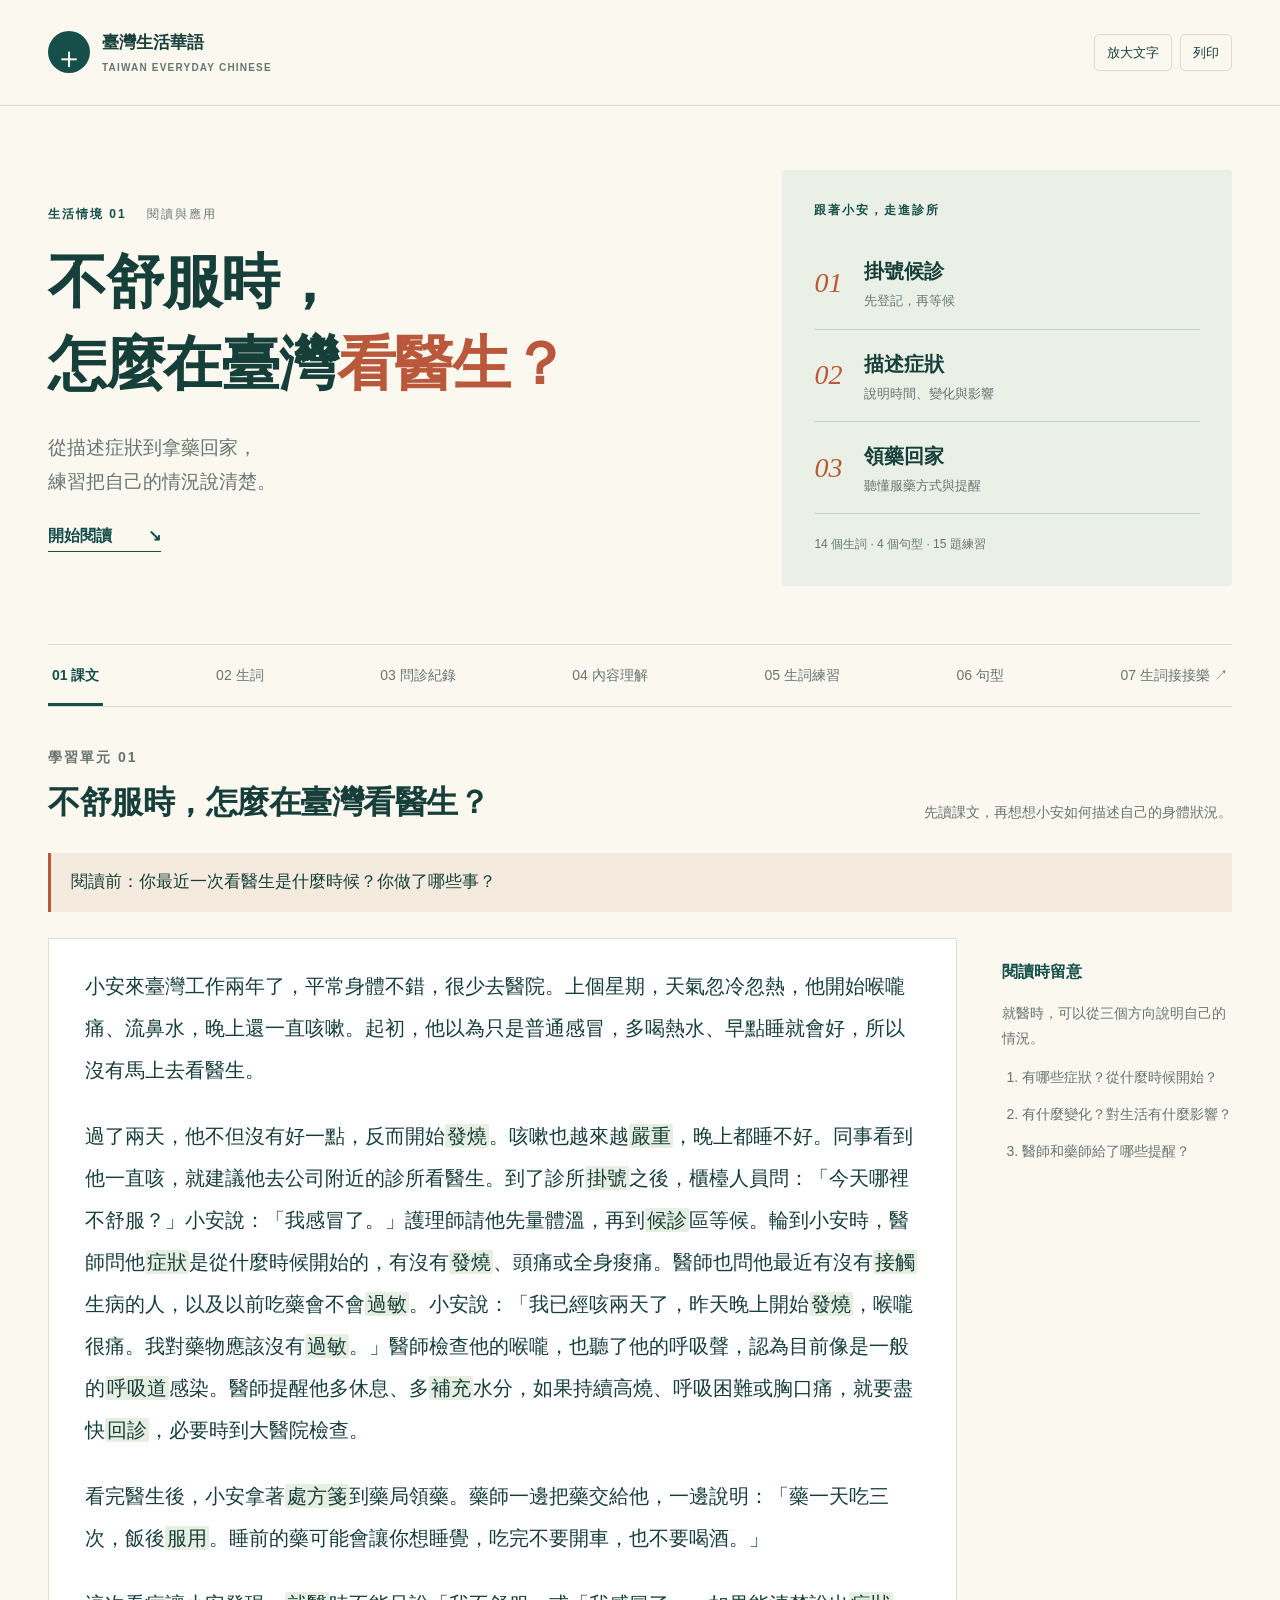
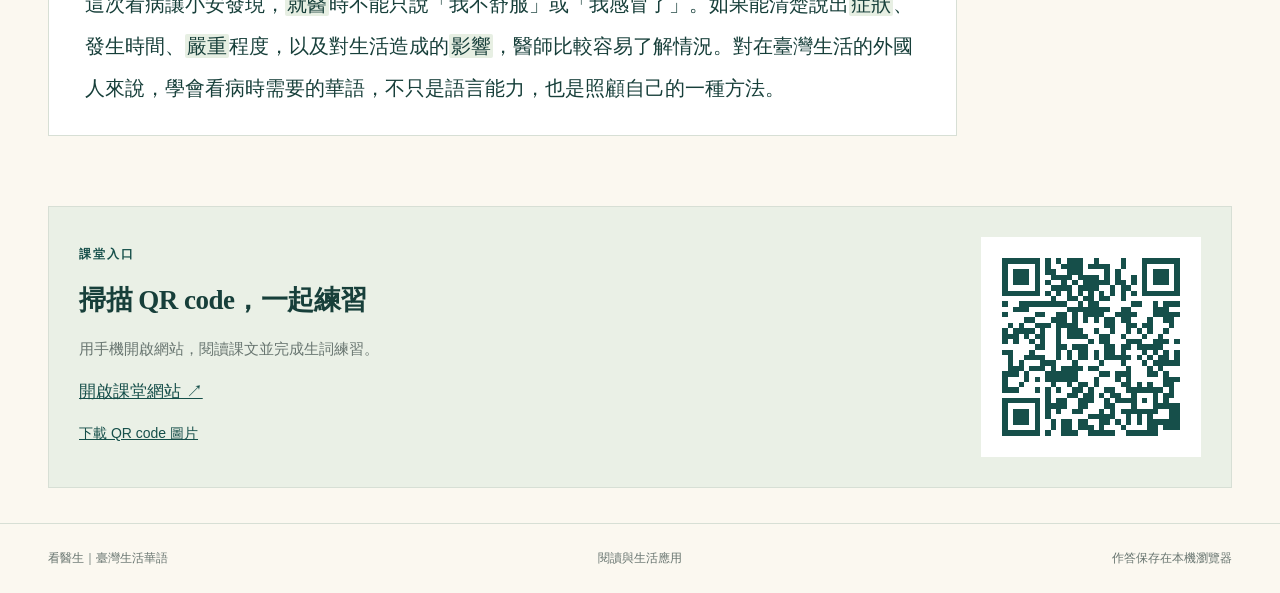
<file: index.html>
<!doctype html>
<html lang="zh-Hant"><head><meta charset="utf-8"><meta name="viewport" content="width=device-width,initial-scale=1"><meta name="description" content="在臺灣看醫生：華語閱讀、生詞拼音、問診紀錄與拖曳填空練習。"><meta name="theme-color" content="#164f4a"><title>看醫生｜臺灣生活華語</title><link rel="icon" href="favicon.svg" type="image/svg+xml"><link rel="stylesheet" href="styles.css?v=6"><script defer src="app.js?v=5"></script></head>
<body><a class="skip" href="#content">跳到學習內容</a><header><a class="brand" href="#reading"><span class="brand-symbol" aria-hidden="true">＋</span><span>臺灣生活華語<small>TAIWAN EVERYDAY CHINESE</small></span></a><div class="header-tools"><button id="large-text" aria-pressed="false">放大文字</button><button id="print">列印</button></div></header>
<main><section class="hero"><div><p class="eyebrow">生活情境 01 <span>閱讀與應用</span></p><h1>不舒服時，<br>怎麼在臺灣<span>看醫生？</span></h1><p class="hero-copy">從描述症狀到拿藥回家，<br>練習把自己的情況說清楚。</p><a class="start-link" href="#reading">開始閱讀 <span aria-hidden="true">↘</span></a></div><aside class="journey"><p class="eyebrow">跟著小安，走進診所</p><ol><li><b>01</b><span>掛號候診<small>先登記，再等候</small></span></li><li><b>02</b><span>描述症狀<small>說明時間、變化與影響</small></span></li><li><b>03</b><span>領藥回家<small>聽懂服藥方式與提醒</small></span></li></ol><p>14 個生詞 · 4 個句型 · 15 題練習</p></aside></section>
<nav id="navigation" aria-label="學習單元"><a href="#reading">01 課文</a><a href="#vocabulary">02 生詞</a><a href="#record">03 問診紀錄</a><a href="#comprehension">04 內容理解</a><a href="#practice">05 生詞練習</a><a href="#grammar">06 句型</a><a href="games/catch/">07 生詞接接樂 ↗</a></nav>
<div id="content"><p id="loading" role="status">正在載入學習內容……</p><p id="error" role="alert" hidden>無法載入教材，請重新整理頁面。</p></div>
<section class="class-access"><div><p class="eyebrow">課堂入口</p><h2>掃描 QR code，一起練習</h2><p>用手機開啟網站，閱讀課文並完成生詞練習。</p><a href="https://ij-teacher.github.io/medical-chinese-taiwan-site/">開啟課堂網站 ↗</a><br><a class="qr-download" href="class-qr.png" download="看醫生-課堂QR.png">下載 QR code 圖片</a></div><img src="class-qr.svg" width="220" height="220" alt="掃描開啟看醫生華語學習網站"></section></main>
<footer><span>看醫生｜臺灣生活華語</span><span>閱讀與生活應用</span><span>作答保存在本機瀏覽器</span></footer></body></html>
</file>
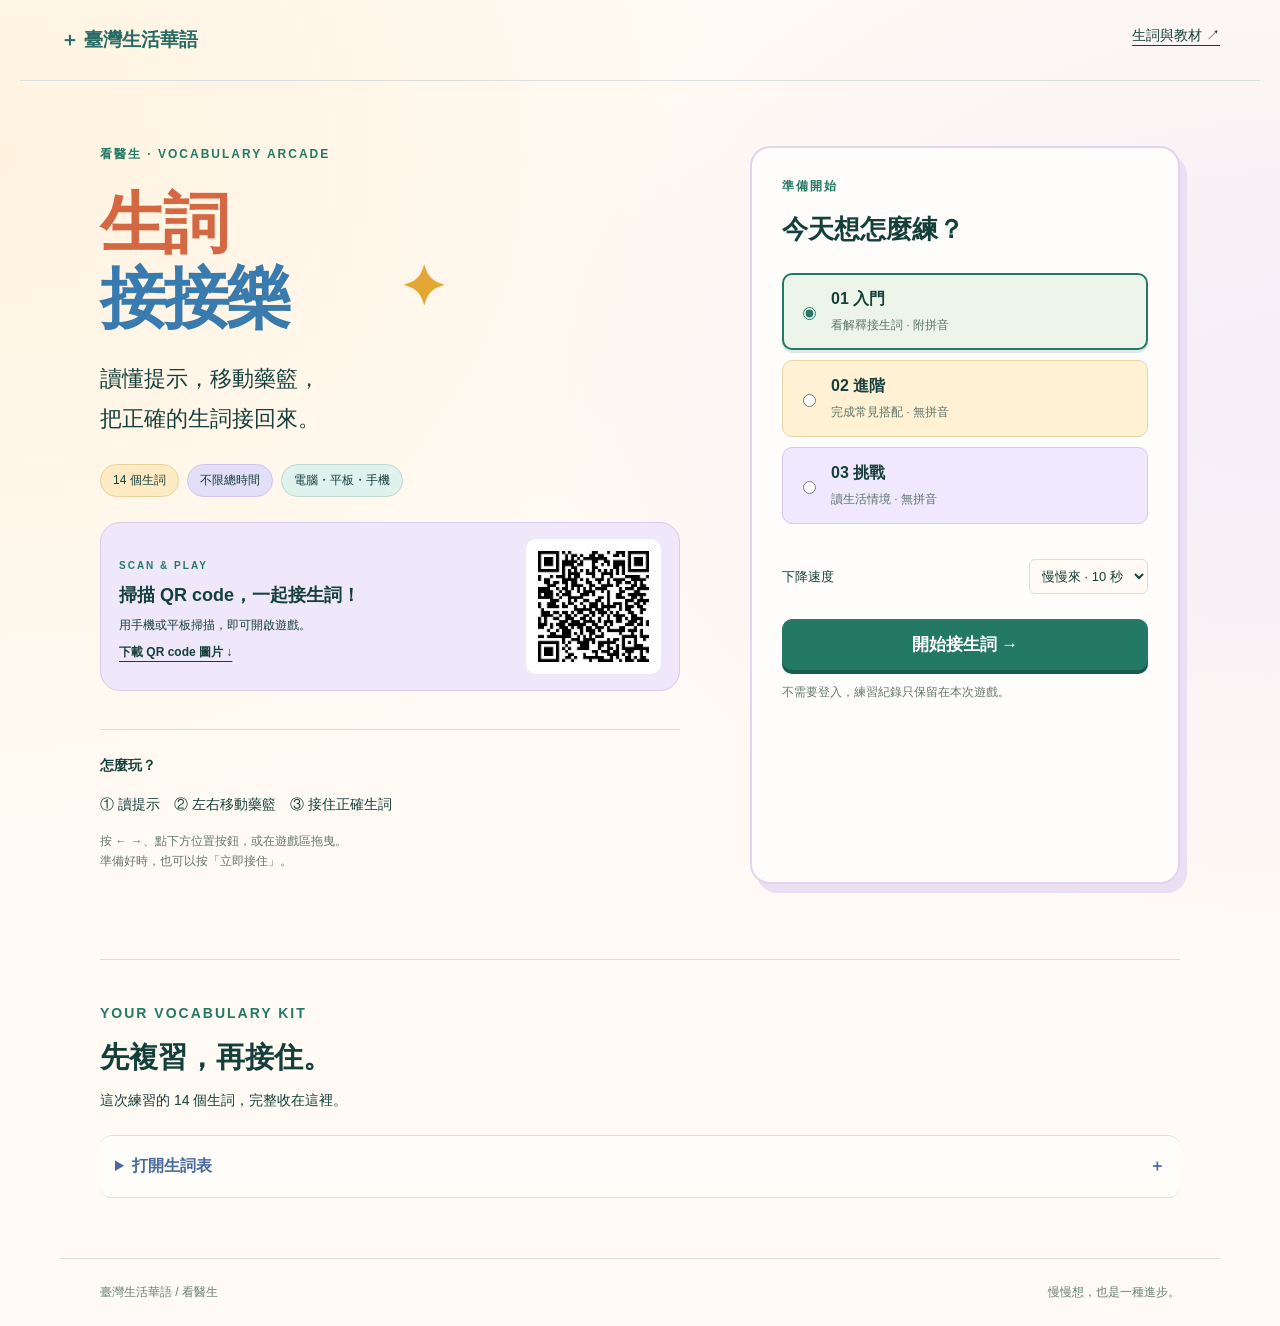
<file: games/catch/index.html>
<!doctype html>
<html lang="zh-Hant">
<head><meta charset="utf-8"><meta name="viewport" content="width=device-width,initial-scale=1"><meta name="theme-color" content="#164f4a"><title>生詞接接樂｜臺灣生活華語</title><link rel="icon" href="../../favicon.svg"><link rel="stylesheet" href="style.css?v=4"><script src="game.js?v=3" defer></script></head>
<body>
<header><a class="brand" href="../../">＋ 臺灣生活華語</a><a href="#materials">生詞與教材 ↗</a></header>
<main>
<section id="setup" class="welcome">
<div class="intro"><p class="eyebrow">看醫生 · VOCABULARY ARCADE</p><h1>生詞<span>接接樂</span><i aria-hidden="true">✦</i></h1><p class="lead">讀懂提示，移動藥籃，<br>把正確的生詞接回來。</p><div class="tags"><span>14 個生詞</span><span>不限總時間</span><span>電腦・平板・手機</span></div><section class="game-qr" aria-labelledby="qr-title"><div><p class="eyebrow">SCAN &amp; PLAY</p><h2 id="qr-title">掃描 QR code，一起接生詞！</h2><p>用手機或平板掃描，即可開啟遊戲。</p><a href="resources/game-qr.png" download="生詞接接樂-QR.png">下載 QR code 圖片 ↓</a></div><img src="resources/game-qr.png" width="200" height="200" alt="掃描開啟生詞接接樂遊戲"></section><div class="how"><b>怎麼玩？</b><p>① 讀提示　② 左右移動藥籃　③ 接住正確生詞</p><p class="muted">按 ← →、點下方位置按鈕，或在遊戲區拖曳。<br>準備好時，也可以按「立即接住」。</p></div></div>
<div class="setup-card"><p class="eyebrow">準備開始</p><h2>今天想怎麼練？</h2><fieldset id="modes"><legend>選擇難度</legend><label><input type="radio" name="mode" value="meaning" checked><span><b>01 入門</b><small>看解釋接生詞 · 附拼音</small></span></label><label><input type="radio" name="mode" value="phrase"><span><b>02 進階</b><small>完成常見搭配 · 無拼音</small></span></label><label><input type="radio" name="mode" value="scene"><span><b>03 挑戰</b><small>讀生活情境 · 無拼音</small></span></label></fieldset><label class="speed">下降速度 <select id="speed"><option value="10">慢慢來 · 10 秒</option><option value="6">標準 · 6 秒</option></select></label><button id="start" class="primary" disabled>載入生詞中…</button><p id="load-status" class="muted" role="status">不需要登入，練習紀錄只保留在本次遊戲。</p></div>
</section>
<section id="play" hidden>
<div class="game-top"><a href="#" id="home">← 重新選擇</a><span id="mode-label"></span><button id="pause" class="small">暫停 ⏸</button></div>
<div class="stats"><span>進度 <b id="progress">1 / 14</b></span><span>答對 <b id="correct">0</b></span><span>分數 <b id="score">0</b></span></div>
<div class="prompt"><p id="prompt-kind" class="eyebrow"></p><h2 id="question"></h2><span id="retry-tag" hidden>再練習一次</span></div>
<div id="arena" aria-label="生詞掉落區，拖曳移動藥籃"><div class="lane-guide" aria-hidden="true"><span>01</span><span>02</span><span>03</span></div><div id="cards"></div><div class="catch-line" aria-hidden="true"></div><div id="basket" aria-label="藥籃在中間"><div class="basket-handle"></div><div class="basket-body">＋<small>生詞藥籃</small></div></div><div id="pause-overlay" hidden><b>休息一下</b><span>按「繼續遊戲」再出發</span></div></div>
<div class="controls" aria-label="選擇藥籃位置"><button data-lane="0">← 左邊 <kbd>1</kbd></button><button data-lane="1" aria-pressed="true">中間 <kbd>2</kbd></button><button data-lane="2">右邊 → <kbd>3</kbd></button></div><button id="catch-now" class="primary catch-button">立即接住 ↓</button>
<p class="hint">用 ← → 或 1、2、3 移動 · 空白鍵接住 · P 暫停</p>
<div id="feedback" class="feedback" hidden aria-live="polite"><p id="feedback-title" class="eyebrow"></p><h2 id="answer-word"></h2><p id="answer-meaning"></p><p id="answer-phrase"></p><button id="next" class="primary">下一題 →</button></div>
</section>
<section id="results" class="results" hidden><p class="eyebrow">練習完成 · WELL DONE</p><h1>今天又多會了一點。</h1><div id="result-score"></div><p id="result-description"></p><h2 id="review-heading"></h2><div id="review-list"></div><div class="result-actions"><button id="review" class="primary">只練錯題</button><button id="again">再玩 14 題</button><button id="choose">選擇其他難度</button></div></section>
<section id="materials" class="materials"><div><p class="eyebrow">YOUR VOCABULARY KIT</p><h2>先複習，再接住。</h2><p>這次練習的 14 個生詞，完整收在這裡。</p></div><details><summary>打開生詞表 <span>＋</span></summary><div class="table-scroll"><table><thead><tr><th>生詞</th><th>拼音</th><th>解釋</th><th>常見搭配</th></tr></thead><tbody id="vocab-table"></tbody></table></div><p class="resource-links"><a href="resources/vocabulary.csv" download>下載生詞表 CSV</a><a href="resources/vocabulary-reference.png" target="_blank" rel="noopener">原始教材圖片 ↗</a><a href="https://github.com/ij-teacher/medical-chinese-taiwan-site/tree/main/games/catch" target="_blank" rel="noopener">GitHub 程式與教材 ↗</a></p></details></section>
</main><footer><span>臺灣生活華語 / 看醫生</span><span>慢慢想，也是一種進步。</span></footer>
</body></html>
</file>
<file: styles.css>
:root{--ink:#173f3a;--muted:#687570;--teal:#164f4a;--rust:#b9583a;--paper:#fbf8f0;--line:#d7dfd5;--tint:#eaf0e6;--nav-height:65px;--bank-height:160px}*{box-sizing:border-box}html{scroll-behavior:smooth;scroll-padding-top:calc(var(--nav-height) + 20px)}body{margin:0;background:var(--paper);color:var(--ink);font:17px/1.8 Arial,"Microsoft JhengHei",sans-serif}button,input,textarea{font:inherit}a{color:var(--teal)}button,a{touch-action:manipulation}button{cursor:pointer}button:disabled{cursor:default;opacity:.4}button:focus-visible,a:focus-visible,textarea:focus-visible{outline:3px solid var(--rust);outline-offset:4px}[hidden]{display:none!important}.skip{position:absolute;top:-100px}.skip:focus{top:10px;z-index:20;background:white;padding:10px}header,main,footer{max-width:1280px;margin:auto}header{display:flex;align-items:center;justify-content:space-between;padding:28px 48px;border-bottom:1px solid var(--line)}.brand{display:flex;align-items:center;gap:12px;color:var(--ink);text-decoration:none;font-weight:700}.brand small{display:block;font-size:10px;letter-spacing:1.2px;color:var(--muted)}.brand-symbol{display:grid;place-items:center;background:var(--teal);color:var(--paper);width:42px;height:42px;border-radius:50%;font-size:30px;font-weight:400}.header-tools{display:flex;gap:8px}.header-tools button{background:transparent;border:1px solid var(--line);padding:6px 12px;border-radius:5px;font-size:13px;color:var(--ink)}main{padding:0 48px}.hero{display:grid;grid-template-columns:1.5fr 1fr;gap:60px;padding:64px 0 58px;align-items:center}.eyebrow{font-size:12px;font-weight:700;letter-spacing:2px;color:var(--teal);margin:0 0 16px}.eyebrow span{margin-left:15px;color:var(--muted);font-weight:400}h1{font:600 clamp(36px,4.6vw,61px)/1.4 Georgia,"PMingLiU",serif;letter-spacing:-1.3px;margin:0 0 24px}h1 span{color:var(--rust)}.hero-copy{color:var(--muted);font-size:19px;margin-bottom:22px}.start-link{font-size:16px;font-weight:700;text-decoration:none;border-bottom:1px solid var(--teal);padding-bottom:7px}.start-link span{margin-left:32px}.journey{background:var(--tint);padding:30px 32px;border-radius:4px}.journey ol{list-style:none;padding:0;margin:0}.journey li{display:flex;gap:22px;align-items:center;padding:16px 0;border-bottom:1px solid #c9d5c4}.journey b{font:italic 28px Georgia;color:var(--rust)}.journey li span{font-size:20px;font-weight:600}.journey small{display:block;font-size:13px;font-weight:400;color:var(--muted)}.journey>p:last-child{font-size:12px;color:var(--muted);margin:20px 0 0}#navigation{display:flex;justify-content:space-between;gap:12px;position:sticky;top:0;z-index:6;background:var(--paper);border-block:1px solid var(--line)}#navigation a{padding:18px 4px 15px;text-decoration:none;font-size:14px;white-space:nowrap;color:var(--muted);border-bottom:3px solid transparent}#navigation a[aria-current=page]{color:var(--teal);border-bottom-color:var(--teal);font-weight:700}.lesson-section{padding:38px 0 50px;min-height:450px}.section-heading{display:flex;justify-content:space-between;gap:30px;align-items:end;margin-bottom:28px}h2{font:600 32px/1.4 Georgia,"PMingLiU",serif;letter-spacing:-.5px;margin:0}h3{font-size:20px;margin:0 0 10px}.section-heading p{max-width:350px;color:var(--muted);font-size:14px;margin:0}.section-heading .eyebrow{margin-bottom:10px}.warmup{border-left:3px solid var(--rust);padding:14px 20px;background:#f4eade;margin-bottom:26px}.reading-layout{display:grid;grid-template-columns:minmax(0,1fr) 230px;gap:45px;align-items:start}.reading-text{background:white;padding:26px 36px;border:1px solid var(--line);font-size:20px;line-height:2.1}.reading-text p{margin:0 0 24px}.reading-text p:last-child{margin:0}.reading-text mark{background:#e7efe3;color:var(--ink);padding:1px 2px;border-radius:2px}.reading-aside{padding:20px 0;font-size:14px;color:var(--muted);position:sticky;top:calc(var(--nav-height) + 24px)}.reading-aside h3{color:var(--teal);font-size:16px}.reading-aside ol{padding-left:20px}.reading-aside li{padding-bottom:12px}.vocab-grid{display:grid;grid-template-columns:repeat(3,minmax(0,1fr));border-left:1px solid var(--line);border-top:1px solid var(--line)}.word-card{min-width:0;overflow-wrap:anywhere;background:white;padding:24px;border-right:1px solid var(--line);border-bottom:1px solid var(--line)}.word-number{color:#98a99b;font-size:12px;float:right}.word-card h3{font-size:27px;margin-bottom:0}.pinyin{color:var(--rust);font-size:15px;margin:0 0 14px}.word-definition{font-size:15px;margin:0 0 12px}.collocations{font-size:20px;color:var(--teal);border-top:1px solid var(--line);padding-top:12px;margin:0}.note{color:var(--muted);font-size:13px}.question{background:white;border:1px solid var(--line);padding:22px;margin-bottom:14px}.question label{display:block;font-weight:600;font-size:18px;margin-bottom:12px}.question textarea{display:block;width:100%;min-height:90px;resize:vertical;padding:12px;color:var(--ink);background:#fcfcfa;border:1px solid #bccabe;border-radius:4px}.model{margin:14px 0 0;padding-top:12px;border-top:1px solid var(--line);font-size:15px;color:var(--teal)}.actions{display:flex;align-items:center;gap:12px;flex-wrap:wrap;margin-top:24px}.button{display:inline-block;background:var(--teal);color:white;border:1px solid var(--teal);border-radius:4px;padding:11px 18px;font-size:15px;text-decoration:none}.button:hover{background:#24655d}.secondary{color:var(--teal);background:white}.secondary:hover{color:white}.bank{position:sticky;top:var(--nav-height);z-index:5;background:#eaf0e6;border:1px solid #c6d3bf;padding:14px 16px;box-shadow:0 5px 8px #173f3a0c;margin-bottom:20px}.bank-title{display:flex;justify-content:space-between;font-size:13px;margin-bottom:9px;color:var(--muted)}.bank-words{display:flex;gap:7px;flex-wrap:wrap}.chip{background:white;color:var(--teal);border:1px solid #b9c9b2;border-radius:5px;padding:7px 12px;font-size:16px;font-weight:600;cursor:grab;min-height:44px}.chip[aria-pressed=true]{background:var(--teal);color:white;outline:2px solid var(--rust)}.chip:disabled{text-decoration:line-through}.gap-question{scroll-margin-top:calc(var(--nav-height) + var(--bank-height) + 20px)}.gap-sentence{font-size:19px;font-weight:600;line-height:2.5;margin:0}.slot{display:inline-block;min-width:135px;min-height:44px;margin:0 4px;padding:4px 10px;vertical-align:middle;border:2px dashed #8aab8a;background:#f6f9f1;color:var(--teal);font-size:16px;border-radius:4px;line-height:1.8}.slot.filled{border-style:solid;background:#e0edda;cursor:grab}.slot.drag-over{border-color:var(--rust);background:#fae9db}.feedback{margin:8px 0 0;font-size:14px}.correct{color:#256831}.incorrect{color:#aa4432}.score{font-size:17px;font-weight:700}.status-line{font-size:13px;color:var(--muted);margin-bottom:16px;min-height:24px}.grammar-grid{display:grid;grid-template-columns:1fr 1fr;gap:20px}.grammar-card{padding:26px;background:white;border:1px solid var(--line)}.grammar-card .counter{font:italic 26px Georgia;color:var(--rust)}.grammar-card h3{margin:14px 0;font-size:22px}.grammar-card p{font-size:15px}.grammar-card .example{color:var(--teal);border-left:2px solid #a8c39b;padding-left:16px;line-height:1.9}.materials{display:flex;justify-content:space-between;gap:30px;align-items:center;border-top:1px solid var(--line);padding:32px 0}.materials h2{font-size:24px}.materials p:not(.eyebrow){color:var(--muted);font-size:14px;margin-bottom:0}footer{display:flex;justify-content:space-between;gap:12px;border-top:1px solid var(--line);padding:24px 48px;font-size:12px;color:var(--muted)}body.large-text .collocations{font-size:24px}body.large-text .reading-text{font-size:25px}body.large-text .gap-sentence,body.large-text .question label{font-size:23px}body.large-text .word-definition,body.large-text .model{font-size:19px}@media(max-width:900px){.hero{gap:30px;grid-template-columns:1.3fr 1fr}.journey{padding:22px}.reading-layout{grid-template-columns:1fr}.reading-aside{position:static;background:var(--tint);padding:20px}.reading-aside ol{display:flex;gap:30px;margin-bottom:0}.reading-aside li{flex:1}#navigation{gap:4px;flex-wrap:wrap;justify-content:start}#navigation a{padding:11px 9px 9px}}@media(max-width:600px){header{padding:18px}.brand{font-size:14px}.brand small{font-size:8px}.header-tools button{font-size:12px;padding:5px 8px}.brand-symbol{width:32px;height:32px;font-size:24px}main{padding:0 18px}.hero{grid-template-columns:1fr;padding:34px 0;gap:26px}h1{font-size:39px}.hero-copy{font-size:17px}.journey{padding:22px}.journey li{padding:10px 0}.journey li span{font-size:18px}.section-heading{display:block}.section-heading>p{margin-top:15px}.section-heading h2{font-size:27px}.lesson-section{padding:28px 0 34px}#navigation a{font-size:12px;padding:10px 7px 8px}.reading-text{padding:22px;font-size:18px}.reading-aside ol{display:block}.grammar-grid{grid-template-columns:1fr}.word-card{padding:12px 10px}.word-card h3{font-size:24px}.question{padding:18px}.gap-sentence{font-size:17px}.bank{padding:10px}.chip{padding:6px 9px;font-size:14px}.bank-title{font-size:12px}.bank-words{gap:5px}.materials{display:block}.materials .button{margin-top:18px}footer{padding:20px 18px;flex-wrap:wrap}.header-tools{gap:4px}}@media print{header,.hero,#navigation,.actions,.materials,footer,.skip,.bank,.status-line{display:none!important}main{padding:0}.lesson-section{display:block!important;break-before:page;padding:20px 0;min-height:0}.lesson-section:first-child{break-before:auto}.reading-layout{display:block}.reading-aside{position:static}.reading-text{padding:0;border:0}.word-card,.question,.grammar-card{break-inside:avoid}.question textarea{min-height:65px}.slot{border:0;border-bottom:1px solid #666;background:white}.model[hidden]{display:none!important}}@media(prefers-reduced-motion:reduce){html{scroll-behavior:auto}}
.class-access{display:flex;align-items:center;justify-content:space-between;gap:30px;margin:20px 0 35px;padding:30px;background:var(--tint);border:1px solid var(--line)}.class-access h2{font-size:27px}.class-access p:not(.eyebrow){color:var(--muted);font-size:15px}.class-access img{background:white;width:220px;height:220px;max-width:100%}.qr-download{display:inline-block;margin-top:14px;font-size:14px}@media(max-width:600px){.class-access{flex-direction:column;padding:22px;text-align:center}}@media print{.class-access{display:none}}

/* Vocabulary: one term per row, matching the four-column handout. */
.vocab-table-wrap{max-width:100%;overflow-x:auto}
.vocab-table{width:100%;min-width:650px;border-collapse:collapse;background:#fff;font-size:20px;line-height:1.7}
.vocab-table caption{position:absolute;width:1px;height:1px;overflow:hidden;clip-path:inset(50%)}
.vocab-table th,.vocab-table td{border:1px solid #566a65;padding:14px 16px;text-align:left;vertical-align:middle}
.vocab-table thead th{background:#e7eef5;color:var(--teal);font-weight:700;text-align:center;white-space:nowrap}
.vocab-table tbody th{width:13%;font-weight:400;white-space:nowrap}
.vocab-table .vocab-pinyin{width:21%;font-family:Arial,"Segoe UI",sans-serif}
.vocab-table td:nth-child(3){width:35%}
.vocab-table .vocab-collocations{width:31%;font-size:20px}
.vocab-table tbody tr:nth-child(even){background:#f7f9fa}
body.large-text .vocab-table,body.large-text .vocab-collocations{font-size:24px}
@media(max-width:600px){.vocab-table th,.vocab-table td{padding:12px}}
@media print{.vocab-table-wrap{overflow:visible}.vocab-table{min-width:0;font-size:14px}.vocab-table .vocab-collocations{font-size:16px}.vocab-table th,.vocab-table td{padding:8px}.vocab-table tr{break-inside:avoid}.vocab-table thead{display:table-header-group}}
</file>
<file: games/catch/style.css>
:root{--ink:#153f3b;--green:#226d59;--paper:#fbf8ef;--mint:#e5eee5;--orange:#d9663e;--line:#cdd6c9}*{box-sizing:border-box}body{margin:0;background:var(--paper);color:var(--ink);font-family:Arial,"Microsoft JhengHei",sans-serif}button,a,input,select{touch-action:manipulation}a{color:inherit;text-underline-offset:5px}button,select{font:inherit}button{cursor:pointer;border:1px solid var(--line);background:transparent;color:var(--ink);padding:13px 20px;border-radius:10px;font-weight:700}button:hover{background:var(--mint)}button:disabled{opacity:.5;cursor:wait}button:focus-visible,a:focus-visible,summary:focus-visible{outline:3px solid var(--orange);outline-offset:4px}[hidden]{display:none!important}header{max-width:1240px;margin:auto;padding:27px 40px;display:flex;justify-content:space-between;border-bottom:1px solid var(--line);font-size:14px}.brand{font-size:19px;font-weight:700;text-decoration:none}main{max-width:1160px;margin:auto;padding:0 40px}.welcome{display:grid;grid-template-columns:1fr 430px;gap:70px;padding:65px 0 75px}.eyebrow{font-size:12px;letter-spacing:2px;font-weight:700;color:var(--green);margin:0 0 17px}h1{font-size:66px;letter-spacing:-3px;line-height:1.14;margin:23px 0}h1 span{display:block;color:var(--green)}h1 i{font-style:normal;font-size:55px;color:var(--orange);position:absolute;transform:translate(300px,-80px)}.lead{font-size:22px;line-height:1.8}.tags{display:flex;flex-wrap:wrap;gap:8px;margin:25px 0}.tags span{border:1px solid var(--line);border-radius:30px;padding:7px 12px;font-size:12px}.how{margin-top:38px;border-top:1px solid var(--line);padding-top:23px;font-size:14px;line-height:1.8}.muted{font-size:12px;color:#64776c;line-height:1.7}.setup-card{background:#fffefa;border:1px solid var(--line);border-radius:20px;padding:30px;box-shadow:7px 9px 0 #e8eada}.setup-card h2{font-size:26px;margin:15px 0 26px}fieldset{border:0;padding:0;margin:0}legend{position:absolute;width:1px;height:1px;overflow:hidden}fieldset label{display:flex;align-items:center;gap:12px;padding:15px;border:1px solid var(--line);border-radius:10px;margin-bottom:10px;cursor:pointer}fieldset label:has(input:checked){border:2px solid var(--green);background:#edf4e9;padding:14px}input{accent-color:var(--green)}fieldset b,fieldset small{display:block}fieldset small{font-size:12px;margin-top:7px;color:#5d7469}.speed{display:flex;justify-content:space-between;align-items:center;font-size:13px;margin:25px 0}select{max-width:190px;padding:8px;background:var(--paper);border:1px solid var(--line);border-radius:6px;color:var(--ink)}.primary{background:var(--green);color:white;border-color:var(--green)}.primary:hover{background:#184e40}.setup-card>.primary{width:100%;font-size:17px}#play{max-width:800px;margin:30px auto 70px;position:relative}.game-top{display:flex;align-items:center;justify-content:space-between;font-size:13px}.small{padding:9px 12px}.stats{display:flex;justify-content:space-between;margin:22px 0;background:var(--mint);padding:15px 22px;border-radius:10px;font-size:13px}.stats b{font-size:19px;margin-left:9px}.prompt{text-align:center;min-height:140px;padding:10px 15px}.prompt h2{font-size:25px;line-height:1.5;margin:0 0 12px}.prompt .eyebrow{margin-bottom:10px}#retry-tag{font-size:12px;background:#f7e1c3;padding:5px 10px;border-radius:20px}#arena{height:320px;background:#edf1e8;border:1px solid var(--line);border-radius:17px;position:relative;overflow:hidden;touch-action:none;background-image:radial-gradient(#c7d5c5 .8px,transparent .8px);background-size:19px 19px}.lane-guide{position:absolute;inset:0;display:flex;pointer-events:none}.lane-guide span{width:33.333%;border-right:1px dashed #c5d0c0;text-align:center;padding-top:12px;font-size:11px;letter-spacing:3px;color:#7c9381}.lane-guide span:last-child{border:0}.word-card{position:absolute;top:0;width:29%;margin-left:2.166%;min-height:69px;padding:12px 3px;text-align:center;background:#fffdf5;border:1px solid #c6d2bd;border-bottom:4px solid #c6d2bd;border-radius:10px;will-change:transform}.word-card b{font-size:25px;display:block}.word-card small{display:block;font:14px Arial,sans-serif;margin-top:5px;color:#657e66}.catch-line{position:absolute;left:0;right:0;bottom:81px;border-bottom:2px dashed #9cb694}#basket{position:absolute;width:28%;left:36%;bottom:14px;transition:left .13s;pointer-events:none}.basket-handle{width:52%;height:17px;border:3px solid var(--green);border-bottom:0;border-radius:18px 18px 0 0;margin:auto}.basket-body{background:var(--green);color:#fff;border-radius:4px 4px 18px 18px;padding:0 0 9px;text-align:center;font-size:26px;border-bottom:5px solid #134d3c}.basket-body small{display:block;font-size:10px;letter-spacing:3px}.controls{display:grid;grid-template-columns:repeat(3,1fr);gap:10px;margin-top:12px}.controls button[aria-pressed=true]{background:var(--mint);border-color:var(--green);box-shadow:inset 0 0 0 1px var(--green)}kbd{font-size:10px;font-weight:400;opacity:.6;margin-left:10px}.catch-button{display:block;margin:16px auto 0;min-width:210px}.hint{text-align:center;font-size:12px;color:#667c70}#pause-overlay{position:absolute;inset:0;background:#edf1e8eb;display:flex;align-items:center;justify-content:center;flex-direction:column;gap:15px}#pause-overlay b{font-size:35px}#pause-overlay span{font-size:14px}.feedback{position:fixed;z-index:10;top:50%;left:50%;transform:translate(-50%,-50%);width:min(90vw,480px);background:var(--paper);padding:35px;text-align:center;border:2px solid var(--green);border-radius:20px;box-shadow:0 0 0 100vmax #123d3670}.feedback h2{font-size:30px;margin:14px}.feedback .pinyin{display:block;font:17px Arial,sans-serif;margin-top:9px}.feedback p{line-height:1.6}.feedback button{margin-top:15px;min-width:190px}.results{padding:65px 0;max-width:800px;margin:auto}.results h1{font-size:40px;letter-spacing:-1px}#result-score{font-size:60px;font-weight:bold;color:var(--green);margin:30px 0 10px}#result-score small{font-size:18px}.result-actions{display:flex;flex-wrap:wrap;gap:10px;margin-top:30px}#review-list{display:grid;grid-template-columns:repeat(2,1fr);gap:10px}.review-word{padding:16px;border:1px solid var(--line);border-radius:10px}.review-word b{font-size:20px}.review-word span{font:14px Arial,sans-serif;margin-left:10px}.review-word p{font-size:13px;margin:9px 0 0}.materials{border-top:1px solid var(--line);padding:45px 0 60px}.materials h2{font-size:29px;margin:10px 0}.materials p{font-size:14px}.materials details{margin-top:25px;border-top:1px solid var(--line);border-bottom:1px solid var(--line)}summary{cursor:pointer;padding:20px 0;font-weight:bold}summary span{float:right}.table-scroll{overflow-x:auto}table{border-collapse:collapse;width:100%;font-size:14px;min-width:650px}th,td{text-align:left;padding:15px 10px;border-bottom:1px solid var(--line);line-height:1.6}th{background:var(--mint)}td:nth-child(2){font-family:Arial,sans-serif}.resource-links{display:flex;gap:20px;flex-wrap:wrap;padding-bottom:15px}footer{max-width:1160px;margin:auto;padding:25px 40px;display:flex;justify-content:space-between;border-top:1px solid var(--line);font-size:12px;color:#698071}@media(max-width:850px){.welcome{grid-template-columns:1fr 360px;gap:30px}h1{font-size:52px}h1 i{transform:translate(230px,-65px)}main{padding:0 24px}.setup-card{padding:24px}}@media(max-width:650px){header{padding:20px}.brand{font-size:16px}header>a:last-child{font-size:12px}main{padding:0 18px}.welcome{display:block;padding-top:32px}.intro{padding:0 7px}h1{font-size:54px}h1 span{display:inline}h1 i{display:none}.lead{font-size:19px}.how{margin-top:24px;margin-bottom:30px}.setup-card{padding:25px}.tags{margin:18px 0}#arena{height:290px}.prompt h2{font-size:21px}.prompt{min-height:140px}.word-card b{font-size:22px}.word-card small{font-size:12px}.stats{padding:13px}.stats b{font-size:17px;margin-left:5px}kbd{display:none}.controls button{padding:12px 4px}.hint{font-size:10px}.results h1{font-size:31px}#review-list{grid-template-columns:1fr}footer{padding:22px 18px;font-size:10px}.game-top{font-size:12px}}
@media(prefers-reduced-motion:reduce){#basket{transition:none}}

/* A cheerful classroom palette, with dark text on every pastel surface. */
:root{--paper:#fffaf3;--mint:#e0f4eb;--line:#d9dfdc;--green:#247965;--orange:#e67b50}
body{background:radial-gradient(ellipse at 0 12%,#ffedce80,transparent 40%),radial-gradient(ellipse at 100% 30%,#e7ddff70,transparent 42%),var(--paper)}
.brand{color:#286b65}.intro h1{color:#d36842}.intro h1 span{color:#397bae}.intro h1 i{color:#e6a633}
.tags span:nth-child(1){background:#ffebc3;border-color:#ebd39c}.tags span:nth-child(2){background:#e4dff9;border-color:#d0c3ee}.tags span:nth-child(3){background:#dff2ed;border-color:#b9dace}
.setup-card{border:2px solid #e1d5ed;box-shadow:7px 9px 0 #eadff3;background:#fffdfb}
fieldset label:nth-of-type(1){background:#eaf7ed;border-color:#bfdecd}fieldset label:nth-of-type(2){background:#fff1d4;border-color:#ead5a4}fieldset label:nth-of-type(3){background:#f0e8ff;border-color:#d8c6ef}fieldset label:has(input:checked){border-color:#247965;box-shadow:0 3px 0 #24796525}
.primary{box-shadow:0 4px 0 #165b4c;transition:transform .15s,box-shadow .15s}.primary:active{transform:translateY(3px);box-shadow:0 1px 0 #165b4c}
.stats{background:#fffdf9;border:1px solid #e6ded2;gap:8px;padding:10px}.stats>span{flex:1;border-radius:8px;padding:10px;text-align:center}.stats>span:nth-child(1){background:#e7f0ff;color:#244f7b}.stats>span:nth-child(2){background:#e3f4e5;color:#235d3b}.stats>span:nth-child(3){background:#fff0c9;color:#775019}
.prompt{position:relative}.prompt .eyebrow{color:#866093}
#arena{background-color:#f1f8fc;border:2px solid #bcd9dd;background-image:radial-gradient(#b6d5dd 1px,transparent 1px);border-radius:22px;box-shadow:0 5px 0 #dce8ec}
.lane-guide span:nth-child(1){background:linear-gradient(#fff0cb65,transparent)}.lane-guide span:nth-child(2){background:linear-gradient(#e8ddff75,transparent)}.lane-guide span:nth-child(3){background:linear-gradient(#d7f1e775,transparent)}
.word-card{box-shadow:0 5px 8px #345b4910;border-radius:14px}.word-card:nth-child(1){background:#fff0bf;border-color:#e0bd63;color:#684911}.word-card:nth-child(2){background:#eadeff;border-color:#bfa0e3;color:#58397a}.word-card:nth-child(3){background:#d5f2ed;border-color:#82bfaf;color:#205a4a}.word-card small{color:inherit}
.basket-handle{border-color:#da8246}.basket-body{background:repeating-linear-gradient(90deg,#f2b46a 0,#f2b46a 14px,#edaa5f 14px,#edaa5f 17px);border:2px solid #c87c3c;border-bottom:5px solid #b96f35;color:#563817;position:relative}.basket-body small{letter-spacing:2px;font-weight:bold}.basket-body:before,.basket-body:after{content:'';position:absolute;width:5px;height:5px;top:21px;border-radius:50%;background:#563817}.basket-body:before{left:32%}.basket-body:after{right:32%}
.controls button:nth-child(1){background:#fff1cf;border-color:#e1c47b;color:#684911}.controls button:nth-child(2){background:#eee4ff;border-color:#cbb4e7;color:#58397a}.controls button:nth-child(3){background:#dcf5ec;border-color:#abd5c6;color:#205a4a}.controls button[aria-pressed=true]{box-shadow:inset 0 0 0 2px currentColor,0 3px 0 #143e4325}
.feedback{border-color:#c8b0e6;background:#fffdf7;overflow:hidden}.feedback:before{content:'✦  ·  ★  ·  ✦';display:block;color:#db9b25;font-size:25px;letter-spacing:12px;margin:0 0 15px}.feedback[data-correct=true]:before{animation:celebrate .6s ease-out}.feedback[data-correct=false]:before{content:'再試一次，你可以的';font-size:15px;letter-spacing:2px;color:#866093}.feedback h2{color:#286b65}
.results>h1{color:#4977a0}.review-word:nth-child(3n+1){background:#fff0ce}.review-word:nth-child(3n+2){background:#eee5fb}.review-word:nth-child(3n){background:#dff3eb}.materials summary{color:#496aa0}.materials details{background:#ffffff70;padding:0 15px;border-radius:12px}
@keyframes celebrate{0%{transform:scale(.5) rotate(-8deg);opacity:0}65%{transform:scale(1.2) rotate(5deg)}100%{transform:scale(1) rotate(0);opacity:1}}
@media(max-width:650px){.stats{padding:7px;gap:5px}.stats>span{padding:9px 3px;font-size:12px}.stats b{margin-left:3px}}
@media(prefers-reduced-motion:reduce){.primary{transition:none}.feedback[data-correct=true]:before{animation:none}}

.game-qr{display:flex;align-items:center;justify-content:space-between;gap:25px;background:#eee8fa;border:1px solid #d7caeb;border-radius:20px;padding:30px;margin:0 0 40px}.game-qr h2{font-size:25px;line-height:1.5;margin:0 0 12px}.game-qr p{line-height:1.7}.game-qr img{width:200px;height:200px;max-width:100%;border-radius:10px;flex-shrink:0}.game-qr a{font-weight:bold;font-size:14px}@media(max-width:650px){.game-qr{flex-direction:column;text-align:center;padding:25px 18px}.game-qr h2{font-size:22px}}

.intro .game-qr{padding:16px 18px;margin:24px 0;gap:15px}.intro .game-qr h2{font-size:18px;margin-bottom:6px}.intro .game-qr .eyebrow{font-size:10px;margin-bottom:8px}.intro .game-qr p{font-size:12px;margin:6px 0}.intro .game-qr img{width:135px;height:135px}.intro .game-qr a{font-size:12px}@media(max-width:650px){.intro .game-qr{flex-direction:row;text-align:left}.intro .game-qr img{width:110px;height:110px}.intro .game-qr h2{font-size:16px}}
</file>
